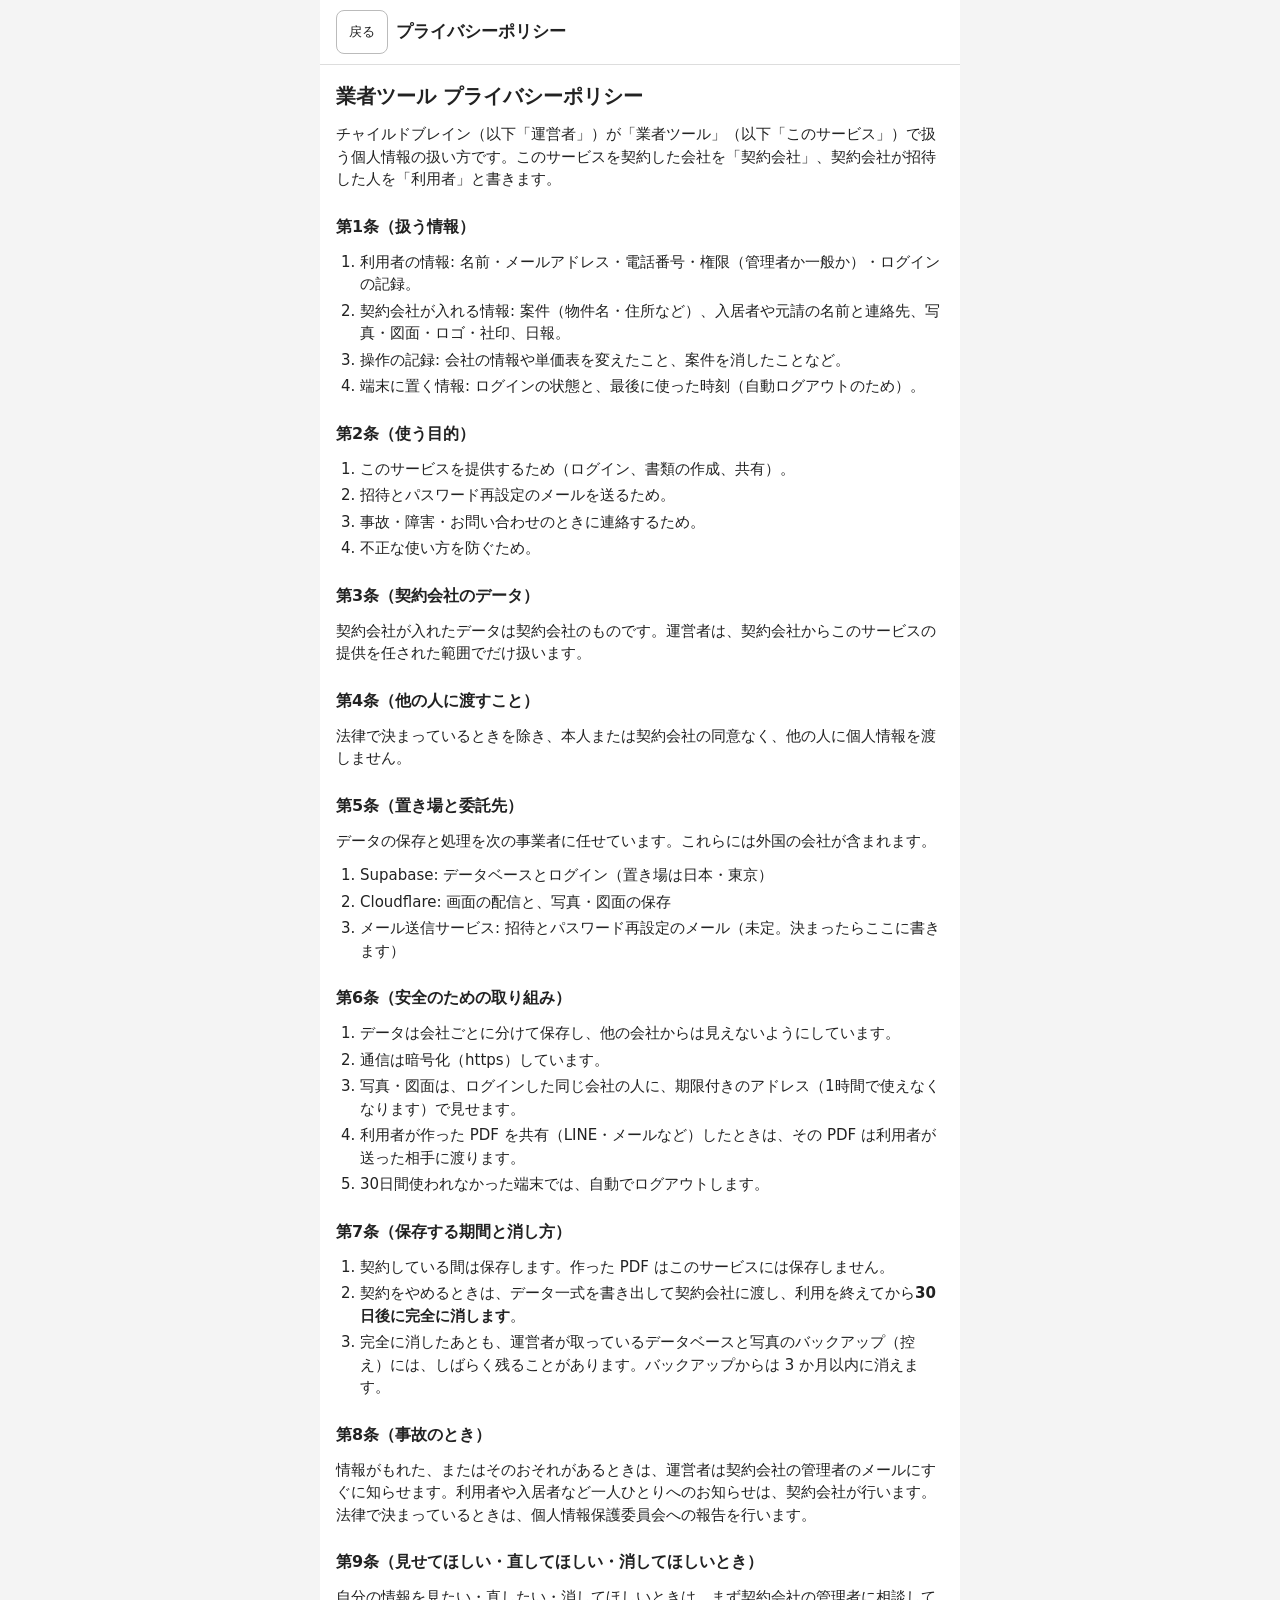
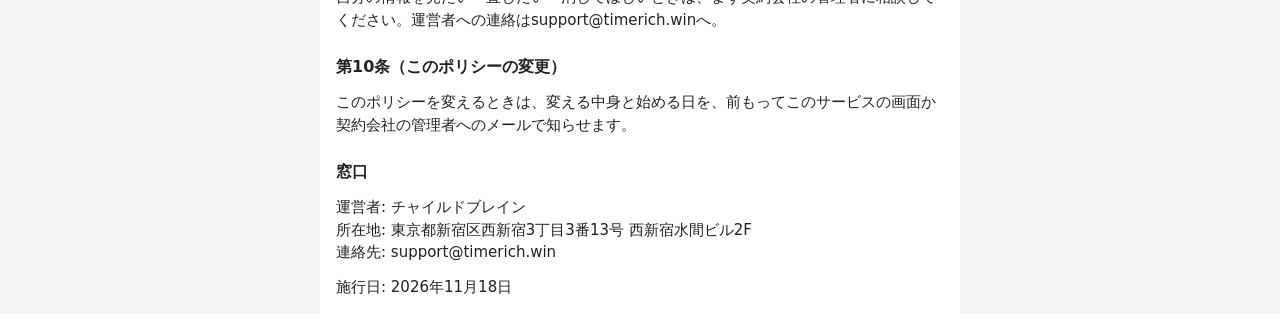
<file: legal/privacy.html>
<!doctype html>
<!--
  プライバシーポリシーのひな形。法律の確認（弁護士など専門家の確認）が済んでいない。使う前に必ず専門家に見てもらうこと。
  特に、外国にある事業者への委託（個人情報保護法の外国にある第三者への提供の説明）・安全管理の書き方・代表者の名前を出すかは、専門家と決める。
  運営者名・所在地・連絡先メール・施行日の置き場（すみ付きかっこの所）を埋めるまで、tools/build-app.sh は本番の入れ物を作らない（お試し版は置き場のまま出る）。
  中身は今の作りに合わせてある。作りを変えたらここも直す。CSP（_headers）のため inline の style・script と外のファイルを書かない。
-->
<html lang="ja">
<head>
<meta charset="utf-8">
<meta name="viewport" content="width=device-width, initial-scale=1, viewport-fit=cover">
<title>プライバシーポリシー - 業者ツール</title>
<link rel="icon" href="data:,">
<link rel="stylesheet" href="../css/app.css">
</head>
<body>
<main class="screen active white">
  <div class="hd">
    <a class="hd-btn" id="legal-back" href="../index.html">戻る</a>
    <div class="hd-t"><div class="hd-title">プライバシーポリシー</div></div>
  </div>
  <div class="body legal">
    <h1>業者ツール プライバシーポリシー</h1>
    <p>チャイルドブレイン（以下「運営者」）が「業者ツール」（以下「このサービス」）で扱う個人情報の扱い方です。このサービスを契約した会社を「契約会社」、契約会社が招待した人を「利用者」と書きます。</p>

    <h2>第1条（扱う情報）</h2>
    <ol>
      <li>利用者の情報: 名前・メールアドレス・電話番号・権限（管理者か一般か）・ログインの記録。</li>
      <li>契約会社が入れる情報: 案件（物件名・住所など）、入居者や元請の名前と連絡先、写真・図面・ロゴ・社印、日報。</li>
      <li>操作の記録: 会社の情報や単価表を変えたこと、案件を消したことなど。</li>
      <li>端末に置く情報: ログインの状態と、最後に使った時刻（自動ログアウトのため）。</li>
    </ol>

    <h2>第2条（使う目的）</h2>
    <ol>
      <li>このサービスを提供するため（ログイン、書類の作成、共有）。</li>
      <li>招待とパスワード再設定のメールを送るため。</li>
      <li>事故・障害・お問い合わせのときに連絡するため。</li>
      <li>不正な使い方を防ぐため。</li>
    </ol>

    <h2>第3条（契約会社のデータ）</h2>
    <p>契約会社が入れたデータは契約会社のものです。運営者は、契約会社からこのサービスの提供を任された範囲でだけ扱います。</p>

    <h2>第4条（他の人に渡すこと）</h2>
    <p>法律で決まっているときを除き、本人または契約会社の同意なく、他の人に個人情報を渡しません。</p>

    <h2>第5条（置き場と委託先）</h2>
    <p>データの保存と処理を次の事業者に任せています。これらには外国の会社が含まれます。</p>
    <ol>
      <li>Supabase: データベースとログイン（置き場は日本・東京）</li>
      <li>Cloudflare: 画面の配信と、写真・図面の保存</li>
      <li>メール送信サービス: 招待とパスワード再設定のメール（未定。決まったらここに書きます）</li>
    </ol>

    <h2>第6条（安全のための取り組み）</h2>
    <ol>
      <li>データは会社ごとに分けて保存し、他の会社からは見えないようにしています。</li>
      <li>通信は暗号化（https）しています。</li>
      <li>写真・図面は、ログインした同じ会社の人に、期限付きのアドレス（1時間で使えなくなります）で見せます。</li>
      <li>利用者が作った PDF を共有（LINE・メールなど）したときは、その PDF は利用者が送った相手に渡ります。</li>
      <li>30日間使われなかった端末では、自動でログアウトします。</li>
    </ol>

    <h2>第7条（保存する期間と消し方）</h2>
    <ol>
      <li>契約している間は保存します。作った PDF はこのサービスには保存しません。</li>
      <li>契約をやめるときは、データ一式を書き出して契約会社に渡し、利用を終えてから<strong>30日後に完全に消します</strong>。</li>
      <li>完全に消したあとも、運営者が取っているデータベースと写真のバックアップ（控え）には、しばらく残ることがあります。バックアップからは 3 か月以内に消えます。</li>
    </ol>

    <h2>第8条（事故のとき）</h2>
    <p>情報がもれた、またはそのおそれがあるときは、運営者は契約会社の管理者のメールにすぐに知らせます。利用者や入居者など一人ひとりへのお知らせは、契約会社が行います。法律で決まっているときは、個人情報保護委員会への報告を行います。</p>

    <h2>第9条（見せてほしい・直してほしい・消してほしいとき）</h2>
    <p>自分の情報を見たい・直したい・消してほしいときは、まず契約会社の管理者に相談してください。運営者への連絡はsupport@timerich.winへ。</p>

    <h2>第10条（このポリシーの変更）</h2>
    <p>このポリシーを変えるときは、変える中身と始める日を、前もってこのサービスの画面か契約会社の管理者へのメールで知らせます。</p>

    <h2>窓口</h2>
    <p>運営者: チャイルドブレイン<br>所在地: 東京都新宿区西新宿3丁目3番13号 西新宿水間ビル2F<br>連絡先: support@timerich.win</p>
    <p>施行日: 2026年11月18日</p>
  </div>
</main>
</body>
</html>
</file>
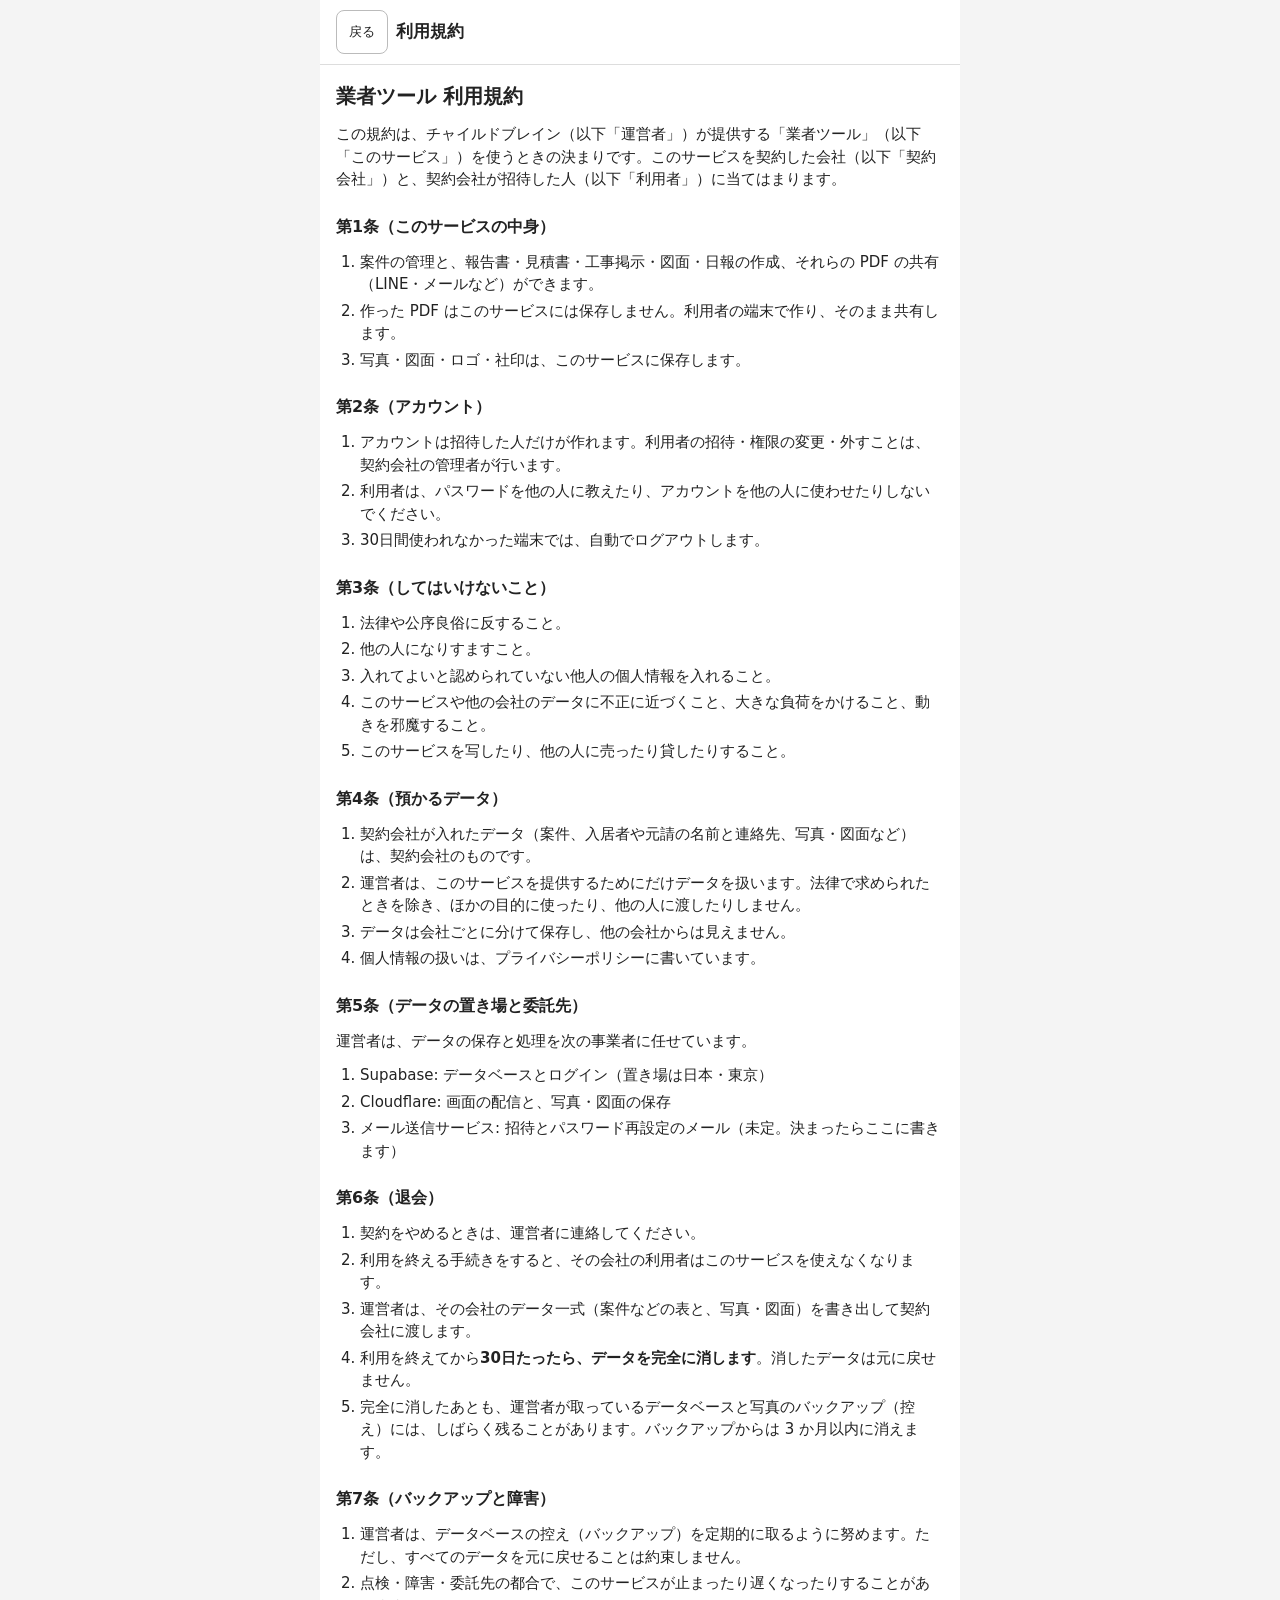
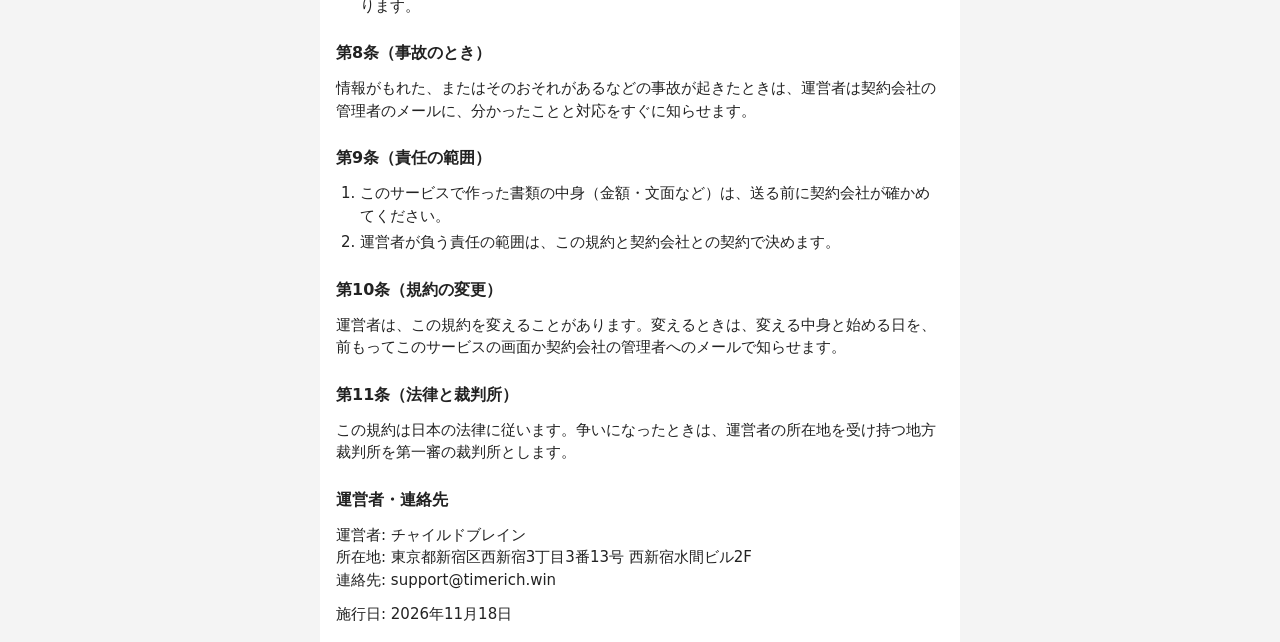
<file: legal/terms.html>
<!doctype html>
<!--
  利用規約のひな形。法律の確認（弁護士など専門家の確認）が済んでいない。使う前に必ず専門家に見てもらうこと。
  運営者名・所在地・連絡先メール・施行日の置き場（すみ付きかっこの所）を埋めるまで、tools/build-app.sh は本番の入れ物を作らない（お試し版は置き場のまま出る）。
  中身は今の作りに合わせてある（招待制・データは契約した会社のもの・PDF は保存しない・退会は書き出しを渡して 30 日後に完全に消す・30 日で自動ログアウト）。作りを変えたらここも直す。
  CSP（_headers）のため inline の style・script と外のファイルを書かない。見た目は ../css/app.css の .legal。
-->
<html lang="ja">
<head>
<meta charset="utf-8">
<meta name="viewport" content="width=device-width, initial-scale=1, viewport-fit=cover">
<title>利用規約 - 業者ツール</title>
<link rel="icon" href="data:,">
<link rel="stylesheet" href="../css/app.css">
</head>
<body>
<main class="screen active white">
  <div class="hd">
    <a class="hd-btn" id="legal-back" href="../index.html">戻る</a>
    <div class="hd-t"><div class="hd-title">利用規約</div></div>
  </div>
  <div class="body legal">
    <h1>業者ツール 利用規約</h1>
    <p>この規約は、チャイルドブレイン（以下「運営者」）が提供する「業者ツール」（以下「このサービス」）を使うときの決まりです。このサービスを契約した会社（以下「契約会社」）と、契約会社が招待した人（以下「利用者」）に当てはまります。</p>

    <h2>第1条（このサービスの中身）</h2>
    <ol>
      <li>案件の管理と、報告書・見積書・工事掲示・図面・日報の作成、それらの PDF の共有（LINE・メールなど）ができます。</li>
      <li>作った PDF はこのサービスには保存しません。利用者の端末で作り、そのまま共有します。</li>
      <li>写真・図面・ロゴ・社印は、このサービスに保存します。</li>
    </ol>

    <h2>第2条（アカウント）</h2>
    <ol>
      <li>アカウントは招待した人だけが作れます。利用者の招待・権限の変更・外すことは、契約会社の管理者が行います。</li>
      <li>利用者は、パスワードを他の人に教えたり、アカウントを他の人に使わせたりしないでください。</li>
      <li>30日間使われなかった端末では、自動でログアウトします。</li>
    </ol>

    <h2>第3条（してはいけないこと）</h2>
    <ol>
      <li>法律や公序良俗に反すること。</li>
      <li>他の人になりすますこと。</li>
      <li>入れてよいと認められていない他人の個人情報を入れること。</li>
      <li>このサービスや他の会社のデータに不正に近づくこと、大きな負荷をかけること、動きを邪魔すること。</li>
      <li>このサービスを写したり、他の人に売ったり貸したりすること。</li>
    </ol>

    <h2>第4条（預かるデータ）</h2>
    <ol>
      <li>契約会社が入れたデータ（案件、入居者や元請の名前と連絡先、写真・図面など）は、契約会社のものです。</li>
      <li>運営者は、このサービスを提供するためにだけデータを扱います。法律で求められたときを除き、ほかの目的に使ったり、他の人に渡したりしません。</li>
      <li>データは会社ごとに分けて保存し、他の会社からは見えません。</li>
      <li>個人情報の扱いは、プライバシーポリシーに書いています。</li>
    </ol>

    <h2>第5条（データの置き場と委託先）</h2>
    <p>運営者は、データの保存と処理を次の事業者に任せています。</p>
    <ol>
      <li>Supabase: データベースとログイン（置き場は日本・東京）</li>
      <li>Cloudflare: 画面の配信と、写真・図面の保存</li>
      <li>メール送信サービス: 招待とパスワード再設定のメール（未定。決まったらここに書きます）</li>
    </ol>

    <h2>第6条（退会）</h2>
    <ol>
      <li>契約をやめるときは、運営者に連絡してください。</li>
      <li>利用を終える手続きをすると、その会社の利用者はこのサービスを使えなくなります。</li>
      <li>運営者は、その会社のデータ一式（案件などの表と、写真・図面）を書き出して契約会社に渡します。</li>
      <li>利用を終えてから<strong>30日たったら、データを完全に消します</strong>。消したデータは元に戻せません。</li>
      <li>完全に消したあとも、運営者が取っているデータベースと写真のバックアップ（控え）には、しばらく残ることがあります。バックアップからは 3 か月以内に消えます。</li>
    </ol>

    <h2>第7条（バックアップと障害）</h2>
    <ol>
      <li>運営者は、データベースの控え（バックアップ）を定期的に取るように努めます。ただし、すべてのデータを元に戻せることは約束しません。</li>
      <li>点検・障害・委託先の都合で、このサービスが止まったり遅くなったりすることがあります。</li>
    </ol>

    <h2>第8条（事故のとき）</h2>
    <p>情報がもれた、またはそのおそれがあるなどの事故が起きたときは、運営者は契約会社の管理者のメールに、分かったことと対応をすぐに知らせます。</p>

    <h2>第9条（責任の範囲）</h2>
    <ol>
      <li>このサービスで作った書類の中身（金額・文面など）は、送る前に契約会社が確かめてください。</li>
      <li>運営者が負う責任の範囲は、この規約と契約会社との契約で決めます。</li>
    </ol>

    <h2>第10条（規約の変更）</h2>
    <p>運営者は、この規約を変えることがあります。変えるときは、変える中身と始める日を、前もってこのサービスの画面か契約会社の管理者へのメールで知らせます。</p>

    <h2>第11条（法律と裁判所）</h2>
    <p>この規約は日本の法律に従います。争いになったときは、運営者の所在地を受け持つ地方裁判所を第一審の裁判所とします。</p>

    <h2>運営者・連絡先</h2>
    <p>運営者: チャイルドブレイン<br>所在地: 東京都新宿区西新宿3丁目3番13号 西新宿水間ビル2F<br>連絡先: support@timerich.win</p>
    <p>施行日: 2026年11月18日</p>
  </div>
</main>
</body>
</html>
</file>
<file: css/app.css>
/* css/app.css — 1つの様式: 白地・黒ボタン・押す所 44px 以上・入力 16px・390px で横スクロールなし（ワイヤーフレーム docs/wireframes/ から） */
*, *::before, *::after { box-sizing: border-box; }
html { overflow-x: hidden; } /* body には付けない（付けると body がスクロールの箱になり、上の帯・下のボタンの sticky が効かない） */
body { margin: 0; max-width: 100%; }
body { font-family: system-ui, -apple-system, "Hiragino Sans", "Noto Sans JP", sans-serif; color: #222; background: #f4f4f4; font-size: 15px; line-height: 1.5; }
a { color: #222; text-decoration: none; }
button, input, select, textarea { font-family: inherit; color: #222; }
input[type=text], input[type=email], input[type=password], input[type=search], input[type=date], input[type=datetime-local], input[type=time], input[type=tel], input[type=number], select, textarea {
  width: 100%; min-width: 0; font-size: 16px; border: 1px solid #bbb; border-radius: 8px; background: #fff; }
input[type=text], input[type=email], input[type=password], input[type=search], input[type=date], input[type=datetime-local], input[type=time], input[type=tel], input[type=number], select { height: 48px; padding: 0 12px; }
textarea { padding: 10px 12px; resize: vertical; line-height: 1.6; }
input:disabled, select:disabled, textarea:disabled { background: #f4f4f4; color: #555; }
input:focus-visible, select:focus-visible, textarea:focus-visible, button:focus-visible, a:focus-visible { outline: 2px solid #1e5bb8; outline-offset: 1px; }
[hidden] { display: none !important; }

.screen { display: none; min-height: 100vh; min-height: 100dvh; max-width: 640px; margin: 0 auto; background: #f4f4f4; flex-direction: column; }
.screen.active { display: flex; }
.screen.white { background: #fff; }

/* 上の帯 */
.hd { display: flex; align-items: center; gap: 8px; padding: 10px 16px; background: #fff; border-bottom: 1px solid #ddd; position: sticky; top: 0; z-index: 50; }
.hd-t { flex-grow: 1; min-width: 0; }
.hd-title { font-size: 17px; font-weight: 700; overflow-wrap: anywhere; }
.hd-sub { font-size: 12px; color: #555; overflow-wrap: anywhere; }
.back { width: 44px; height: 44px; flex: none; display: flex; align-items: center; justify-content: center; font-size: 24px; border: 0; background: none; cursor: pointer; }
.hd-btn { min-height: 44px; display: inline-flex; align-items: center; justify-content: center; padding: 0 12px; border: 1px solid #bbb; border-radius: 8px; font-size: 13px; background: #fff; cursor: pointer; flex: none; }

.body { display: flex; flex-direction: column; gap: 12px; padding: 16px; flex-grow: 1; }
.foot { padding: 12px 16px calc(16px + env(safe-area-inset-bottom, 0px)); background: #fff; border-top: 1px solid #ddd; display: flex; gap: 8px; position: sticky; bottom: 0; z-index: 40; }
.foot.col { flex-direction: column; }
.row { display: flex; gap: 8px; }
.row > * { flex: 1; min-width: 0; }

/* ボタン */
.btn { min-height: 52px; display: flex; align-items: center; justify-content: center; padding: 0 14px; background: #222; color: #fff; border: 1px solid #222; border-radius: 10px; font-size: 16px; font-weight: 600; cursor: pointer; text-align: center; }
.btn.ghost { background: #fff; color: #222; border-color: #bbb; font-weight: 400; }
.btn.sm { min-height: 44px; font-size: 14px; border-radius: 8px; }
.btn.wide { flex: 2; }
.btn.red { background: #b00; border-color: #b00; }
.btn:disabled, .hd-btn:disabled { opacity: .45; cursor: default; }
.link-red { min-height: 44px; display: flex; align-items: center; justify-content: center; color: #b00; background: none; border: 0; font-size: 14px; cursor: pointer; }
.textlink { min-height: 44px; display: flex; align-items: center; justify-content: center; color: #555; background: none; border: 0; font-size: 14px; cursor: pointer; }

/* 入力 */
.ff { display: flex; flex-direction: column; gap: 6px; min-width: 0; }
.ff > label, .lbl { font-size: 13px; color: #555; }
.req { color: #b00; font-size: 12px; margin-left: 4px; }
.hint { font-size: 12px; color: #888; }
.msg { font-size: 13px; color: #555; min-height: 0; white-space: pre-wrap; overflow-wrap: anywhere; }
.msg:empty { display: none; }
.msg.err, .err { color: #b00; }
.msg.ok { color: #176a3a; }
.sep { border-top: 1px solid #eee; margin: 4px 0; }

/* カード */
.card { background: #fff; border: 1px solid #ddd; border-radius: 10px; padding: 14px; display: flex; flex-direction: column; gap: 10px; min-width: 0; }
.card-t { font-size: 15px; font-weight: 600; }
.card-d { font-size: 13px; color: #555; }
.card.off { color: #888; }
.soon { font-size: 12px; color: #888; border: 1px solid #ccc; border-radius: 999px; padding: 1px 8px; margin-left: 6px; font-weight: 400; }

/* ログイン */
.login { padding: 24px 20px; gap: 14px; background: #fff; }
.login-title { font-size: 26px; font-weight: 700; text-align: center; margin-top: 72px; }
.login-lead { font-size: 14px; color: #555; text-align: center; margin-bottom: 16px; }
.login-note { font-size: 12px; color: #888; text-align: center; margin-top: auto; padding-top: 24px; }

/* 一覧 */
.list { display: flex; flex-direction: column; gap: 8px; }
.item { background: #fff; border: 1px solid #ddd; border-radius: 10px; padding: 14px; display: flex; flex-direction: column; gap: 6px; text-align: left; cursor: pointer; width: 100%; font-size: inherit; min-width: 0; }
.item-t { font-size: 16px; font-weight: 600; overflow-wrap: anywhere; }
.item-s { font-size: 13px; color: #555; overflow-wrap: anywhere; }
.tags { display: flex; flex-wrap: wrap; gap: 6px; font-size: 12px; color: #444; }
.tag { border: 1px solid #bbb; border-radius: 999px; padding: 2px 8px; white-space: nowrap; }
.empty { font-size: 13px; color: #888; text-align: center; padding: 16px 8px; }
.search { padding: 12px 16px; background: #fff; }

/* 案件画面 */
.tools { display: grid; grid-template-columns: repeat(2, minmax(0, 1fr)); gap: 12px; }
.tool { background: #fff; border: 1px solid #ccc; border-radius: 12px; min-height: 96px; display: flex; flex-direction: column; align-items: center; justify-content: center; gap: 6px; cursor: pointer; font-size: inherit; padding: 8px; }
.tool-t { font-size: 17px; font-weight: 700; }
.tool-d { font-size: 12px; color: #555; }
.tool:disabled { background: #eee; color: #888; cursor: default; }
.tool:disabled .tool-d { color: #888; }
.sec-t { font-size: 14px; font-weight: 600; }
.doc { background: #fff; border: 1px solid #ddd; border-radius: 10px; padding: 12px 14px; display: flex; align-items: center; gap: 10px; cursor: pointer; width: 100%; text-align: left; font-size: inherit; min-width: 0; }
.doc-kind { font-size: 12px; border: 1px solid #bbb; border-radius: 6px; padding: 2px 6px; flex: none; }
.doc-m { flex-grow: 1; min-width: 0; }
.doc-t { font-size: 15px; overflow-wrap: anywhere; }
.doc-s { font-size: 12px; color: #555; }
.chev { font-size: 18px; color: #888; flex: none; }

/* 画像の欄（ロゴ・社印） */
.img-row { display: flex; align-items: center; gap: 10px; flex-wrap: wrap; }
.img-prev { max-width: 120px; max-height: 60px; border: 1px solid #ddd; border-radius: 6px; background: #fafafa; }
.check { display: flex; align-items: center; gap: 10px; min-height: 44px; font-size: 15px; cursor: pointer; }
.check input { width: 22px; height: 22px; flex: none; }

/* 確認のポップアップ（× とキャンセルだけで閉じる。外側・Esc では閉じない） */
.modal-bg { position: fixed; inset: 0; background: rgba(0,0,0,.45); z-index: 1000; display: flex; align-items: flex-end; justify-content: center; }
.modal { background: #fff; width: 100%; max-width: 640px; max-height: 92vh; max-height: 92dvh; overflow: auto; overscroll-behavior: contain; border-radius: 16px 16px 0 0; padding: 0 16px calc(24px + env(safe-area-inset-bottom, 0px)); display: flex; flex-direction: column; gap: 12px; }
/* 見出しと × は中を送っても上に残る（× で戻れないと困る） */
.modal-hd { display: flex; align-items: center; justify-content: space-between; gap: 8px; position: sticky; top: 0; z-index: 1; background: #fff; margin: 0 -16px; padding: 12px 16px 4px; }
.modal-hd h3 { margin: 0; font-size: 17px; }
.modal-x { width: 44px; height: 44px; border: 0; background: none; font-size: 24px; cursor: pointer; flex: none; }
.modal-act { display: flex; gap: 8px; }
.modal-act > * { flex: 1; }
.modal-act.col { flex-direction: column; }
.btn.danger { color: #b00; border-color: #e3a3a3; }
.ask-pop-t { margin: 0; white-space: pre-wrap; overflow-wrap: anywhere; }

/* 小さい知らせ */
.toast { position: fixed; left: 50%; bottom: 96px; transform: translateX(-50%); background: #222; color: #fff; padding: 10px 18px; border-radius: 8px; font-size: 14px; z-index: 1500; max-width: calc(100% - 32px); display: none; pointer-events: none; }
.toast.show { display: block; }

/* 報告書（06） */
.seg { display: flex; gap: 8px; }
.seg button { flex: 1; min-height: 44px; border: 1px solid #bbb; border-radius: 8px; background: #fff; font-size: 15px; cursor: pointer; padding: 0 4px; }
.seg button[aria-pressed="true"] { background: #222; color: #fff; border-color: #222; }
.grid2 { display: grid; grid-template-columns: repeat(2, minmax(0, 1fr)); gap: 10px; }
.time-row { display: flex; gap: 8px; }
.time-row input { flex: 1; }
.time-row button { flex: none; min-height: 48px; padding: 0 12px; border: 1px solid #222; border-radius: 8px; background: #fff; font-size: 14px; cursor: pointer; }
.chips { display: flex; flex-wrap: wrap; gap: 8px; }
.chips.col { flex-direction: column; }
.chip { display: inline-flex; align-items: center; gap: 8px; min-height: 44px; padding: 6px 12px; border: 1px solid #bbb; border-radius: 999px; background: #fff; font-size: 14px; cursor: pointer; text-align: left; max-width: 100%; }
.chips.col .chip { border-radius: 8px; width: 100%; }
.chip-box { width: 18px; height: 18px; border: 1.5px solid #999; border-radius: 4px; flex: none; display: inline-flex; align-items: center; justify-content: center; font-size: 12px; color: transparent; }
.chip[aria-pressed="true"] { background: #222; color: #fff; border-color: #222; }
.chip[aria-pressed="true"] .chip-box { background: #fff; border-color: #fff; color: #222; }
.grp-t { font-size: 13px; color: #555; font-weight: 600; }
/* 報告書: 項目の設定（歯車）と、項目を直すポップアップ */
.card-t:has(.gear) { display: flex; align-items: center; gap: 6px; }
.gear { margin-left: auto; width: 44px; height: 44px; flex: none; border: 0; background: none; padding: 10px; cursor: pointer; color: #555; }
.gear svg { width: 24px; height: 24px; display: block; fill: none; stroke: currentColor; stroke-width: 1.6; stroke-linejoin: round; }
.ie-list { display: flex; flex-direction: column; gap: 6px; margin: 8px 0; }
.ie-row { display: flex; align-items: center; gap: 6px; }
.ie-name { flex: 1; min-width: 0; overflow-wrap: anywhere; font-size: 15px; }
.ie-row .btn { flex: none; width: auto; padding: 0 10px; }
.ie-row.drag { background: #eee; border-radius: 8px; }
.ie-grip { width: 44px; height: 44px; flex: none; border: 0; background: none; padding: 10px; color: #555; cursor: grab; touch-action: none; }
.ie-grip svg { width: 24px; height: 24px; display: block; fill: none; stroke: currentColor; stroke-width: 2; stroke-linecap: round; }
.ie-add { display: flex; gap: 8px; margin: 8px 0; }
.ie-add input { flex: 1; min-width: 0; font-size: 16px; }
.ie-add .btn { flex: none; width: auto; padding: 0 14px; }
#rp-items-pop .modal-act { margin-top: 12px; }
.photos { display: grid; grid-template-columns: repeat(2, minmax(0, 1fr)); gap: 10px; }
.ph { border: 1px solid #ddd; border-radius: 8px; overflow: hidden; display: flex; flex-direction: column; min-width: 0; background: #fff; }
.ph-img { width: 100%; aspect-ratio: 1; object-fit: cover; display: block; background: #ddd; border: 0; padding: 0; cursor: pointer; }
.ph-img img { width: 100%; height: 100%; object-fit: contain; display: block; }
.ph-b { padding: 8px; display: flex; flex-direction: column; gap: 6px; }
.ph-b select, .ph-b input { height: 44px; }
.ph-acts { display: flex; gap: 6px; }
.ph-acts .btn { flex: 1; min-width: 0; padding: 0 4px; }
.ph-no { font-size: 12px; color: #555; }
.add-row { display: flex; gap: 8px; }
.add-row .btn { flex: 1; }
.notes { background: #fff7e0; border: 1px solid #e6c766; border-radius: 10px; padding: 12px; font-size: 13px; }
.notes ul { margin: 4px 0 0; padding-left: 18px; }

/* 見積書（07） */
.es-to { grid-template-columns: minmax(0, 2fr) minmax(0, 1fr); }
.es-no { font-size: 16px; min-height: 24px; }
.tpl-grid { display: grid; grid-template-columns: repeat(2, minmax(0, 1fr)); gap: 8px; }
.tpl-grid .btn { padding: 0 6px; }
.ln { border: 1px solid #ddd; border-radius: 8px; padding: 10px; display: flex; flex-direction: column; gap: 8px; min-width: 0; }
.grid3 { display: grid; grid-template-columns: minmax(0, 1fr) minmax(0, 1fr) minmax(0, 1.4fr); gap: 8px; }
.ln-acts { display: grid; grid-template-columns: repeat(4, minmax(0, 1fr)); gap: 6px; }
.ln-acts .btn { padding: 0 4px; }
.quick { display: flex; flex-direction: column; gap: 8px; }
.opt-row { display: flex; align-items: center; gap: 8px; min-width: 0; }
.opt-row input[type=number] { width: 80px; flex: none; }
.step-btn { width: 44px; height: 44px; flex: none; border: 1px solid #bbb; border-radius: 8px; background: #fff; font-size: 18px; cursor: pointer; }
.sum-row { display: flex; justify-content: space-between; gap: 8px; font-size: 15px; }
.sum-row.big { font-size: 18px; font-weight: 700; border-top: 1px solid #eee; padding-top: 6px; }
.set-li { display: flex; align-items: center; gap: 8px; min-width: 0; }
.set-li > span { flex-grow: 1; min-width: 0; overflow-wrap: anywhere; font-size: 14px; }
.set-li .btn { flex: none; }
.mem-act { display: flex; gap: 8px; justify-content: flex-end; flex-wrap: wrap; }
.audit-li { display: flex; flex-direction: column; gap: 2px; font-size: 14px; overflow-wrap: anywhere; border-bottom: 1px solid #eee; padding-bottom: 6px; }
/* 単価マスタ: 照合の札（07）・一覧（05） */
.rc { border: 1px solid #ddd; border-radius: 8px; padding: 10px; display: flex; flex-direction: column; gap: 6px; font-size: 13px; overflow-wrap: anywhere; min-width: 0; }
.rc.warn { border-color: #e3a3a3; background: #fff6f6; }
.rc-t { font-weight: 600; }
.rc-lv { margin-right: 6px; color: #555; }
.rc.warn .rc-lv { color: #b00; }
.rc-off { font-size: 12px; color: #555; background: #f4f4f4; border-radius: 8px; padding: 8px 10px; white-space: pre-wrap; }
.rm { border: 1px solid #ddd; border-radius: 8px; padding: 10px; display: flex; flex-direction: column; gap: 4px; font-size: 13px; min-width: 0; overflow-wrap: anywhere; }
.rm-t { font-size: 15px; font-weight: 600; }
.rm .btn { align-self: flex-end; }

/* 定型見積（被害復旧工事）の入力 */
.tk-place { font-size: 16px; font-weight: 600; overflow-wrap: anywhere; }
.tk-days input { flex: 1; }
.tk-parts { display: flex; flex-direction: column; gap: 8px; }
.tk-parts details { border: 1px solid #ddd; border-radius: 8px; }
.tk-parts summary { min-height: 44px; display: flex; align-items: center; padding: 0 12px; cursor: pointer; font-weight: 600; overflow-wrap: anywhere; }
.tk-sets { display: flex; flex-direction: column; gap: 8px; padding: 0 10px 10px; }
.btn.tk-set { flex-direction: column; align-items: flex-start; gap: 2px; padding: 8px 12px; text-align: left; overflow-wrap: anywhere; }
.tk-set small { font-size: 12px; color: #555; }
.tk-g { border: 1px solid #ddd; border-radius: 10px; padding: 10px; display: flex; flex-direction: column; gap: 8px; min-width: 0; transition: background-color .3s; }
.tk-g.tk-flash { background: #eef4ff; }
.tk-work { font-size: 15px; font-weight: 600; overflow-wrap: anywhere; }
.tk-gbar { display: flex; align-items: center; gap: 6px; }
.tk-gsum { flex: 1; min-width: 0; font-weight: 600; overflow-wrap: anywhere; }
.icon-btn { width: 44px; height: 44px; flex: none; border: 1px solid #bbb; border-radius: 8px; background: #fff; font-size: 16px; cursor: pointer; }
.icon-btn:disabled { opacity: .45; cursor: default; }
.tk-rate-seg { flex: 1; min-width: 0; }
.tk-rate-in { width: 72px !important; flex: none; }
.seg.tk-seg4 button { font-size: 13px; }
.ln.tk-ed { border-color: #8fb4e8; background: #f5f9ff; }
input.tk-need { border-color: #b00; }
.tk-amt { text-align: right; font-variant-numeric: tabular-nums; }
.tk-foot { align-items: center; }
.tk-foot-sum { flex: 1; min-width: 0; display: flex; flex-direction: column; }
.tk-foot-sum b { font-size: 18px; overflow-wrap: anywhere; }

/* 仕入見積の読み込み（08） */
.vf { border: 1px solid; border-radius: 10px; padding: 10px 12px; font-size: 13px; display: flex; flex-direction: column; gap: 8px; overflow-wrap: anywhere; }
.vf.ok { background: #f0fdf4; border-color: #86efac; color: #166534; }
.vf.ng { background: #fef2f2; border-color: #fca5a5; color: #b00; }
.vf table { border-collapse: collapse; }
.vf td { padding: 1px 12px 1px 0; }
.vf td + td { text-align: right; font-variant-numeric: tabular-nums; }
.vf-n { font-size: 12px; }
.im-row { display: flex; gap: 10px; align-items: flex-start; border: 1px solid #ddd; border-radius: 8px; padding: 10px; min-height: 44px; cursor: pointer; min-width: 0; }
.im-row input { width: 22px; height: 22px; flex: none; margin: 0; }
.im-row.off { color: #888; background: #fafafa; }
.im-m { display: flex; flex-direction: column; gap: 2px; min-width: 0; flex-grow: 1; }
.im-d { font-size: 15px; overflow-wrap: anywhere; }
.im-s { font-size: 13px; color: #555; }

/* プレビュー（12） */
.dv-pages { display: flex; flex-direction: column; gap: 12px; }
.dv-page { width: 100%; height: auto; display: block; background: #fff; border: 1px solid #ccc; aspect-ratio: 210 / 297; }

/* 図面（10） */
.col-gap { display: flex; flex-direction: column; gap: 12px; min-width: 0; }
.dw-parts { display: flex; gap: 6px; }
.dw-part { flex: 1; min-height: 44px; display: flex; align-items: center; justify-content: center; gap: 6px; border: 1px solid #bbb; border-radius: 8px; background: #fff; font-size: 15px; cursor: pointer; padding: 0 4px; }
.dw-part[aria-pressed="true"] { border: 2px solid var(--c); background: color-mix(in srgb, var(--c) 12%, #fff); font-weight: 700; }
.dw-sw { width: 16px; height: 16px; border-radius: 3px; flex: none; border: 1.5px solid var(--c); background: #fff; }
.dw-sw[data-look="fill"] { background: color-mix(in srgb, var(--c) 30%, #fff); }
.dw-sw[data-look="hatch"] { background: repeating-linear-gradient(45deg, var(--c) 0 1.5px, #fff 1.5px 5px); }
.dw-sw[data-look="edge"] { border-width: 4px; }
.dw-tools { display: flex; gap: 6px; flex-wrap: wrap; }
.dw-tools > .seg { flex: 1 1 200px; min-width: 0; }
.dw-tools > .btn { flex: 1 1 auto; padding: 0 8px; }
.dw-hint { font-size: 12px; color: #555; min-height: 18px; overflow-wrap: anywhere; }
.dw-stage { position: relative; overflow: hidden; background: #f0f0f0; border: 1px solid #ccc; border-radius: 8px; min-height: 120px; display: flex; justify-content: center; }
.dw-pz { position: relative; display: inline-block; max-width: 100%; line-height: 0; }
.dw-pz img { display: block; max-width: 100%; max-height: 70vh; width: auto; height: auto; -webkit-user-drag: none; user-select: none; }
.dw-pz svg { position: absolute; inset: 0; width: 100%; height: 100%; touch-action: none; cursor: crosshair; }
.dw-stage.move .dw-pz svg { cursor: move; }
.dw-pz svg g[data-sel] rect, .dw-pz svg g[data-sel] polygon, .dw-pz svg g[data-sel] polyline { stroke-width: 6; stroke-dasharray: 8 4; }
.dw-pz svg .dw-handle { cursor: grab; }
.dw-poly { display: flex; align-items: center; gap: 8px; flex-wrap: wrap; font-size: 13px; }
.dw-poly > span { flex: 1 1 140px; min-width: 0; }
.dw-poly .btn { flex: none; }
.dw-legend { display: flex; flex-direction: column; gap: 4px; font-size: 14px; }
.dw-li { display: flex; align-items: center; gap: 8px; overflow-wrap: anywhere; min-width: 0; min-height: 44px; padding: 4px 8px; border: 1px solid #ddd; border-radius: 8px; background: #fff; font-size: 14px; text-align: left; cursor: pointer; }
.dw-li[aria-pressed="true"] { border: 2px solid #222; font-weight: 700; }
.dw-rows { display: flex; flex-direction: column; gap: 6px; }
.dw-row { display: flex; align-items: center; gap: 10px; min-height: 44px; padding: 4px 8px; border: 1px solid #ddd; border-radius: 8px; background: #fff; font-size: 15px; text-align: left; cursor: pointer; min-width: 0; }
.dw-row-n { width: 26px; height: 26px; border-radius: 50%; flex: none; display: inline-flex; align-items: center; justify-content: center; color: #fff; font-size: 13px; font-weight: 700; }
.dw-row-t { flex: 1; min-width: 0; overflow-wrap: anywhere; }
/* 見積書を紙面の上で直す（estimate-sheet-ui） */
.es-sheet-bar { display: flex; flex-direction: column; gap: 6px; }
.es-sheet-bar .seg { align-self: flex-start; }
.es-sheet-bar .seg button { flex: none; min-width: 72px; font-size: 14px; }
.es-stage { overflow: hidden; background: #e8e8e8; border: 1px solid #ccc; border-radius: 8px; touch-action: pan-y; }
.es-pz { position: relative; overflow: visible; }
.es-scale { width: 595.28pt; transform-origin: 0 0; display: flex; flex-direction: column; gap: 12px; user-select: none; -webkit-user-select: none; cursor: pointer; }
.es-scale .pd-page { flex: none; }
.es-sheet-panel { position: fixed; left: 0; right: 0; bottom: 0; max-width: 640px; margin: 0 auto; z-index: 60; background: #fff; border-top: 1px solid #bbb; box-shadow: 0 -4px 16px rgba(0,0,0,.12);
  padding: 0 16px calc(12px + env(safe-area-inset-bottom, 0px)); max-height: 60vh; max-height: 60dvh; overflow-y: auto; overscroll-behavior: contain; display: flex; flex-direction: column; gap: 8px; }
.es-sp-hd { display: flex; align-items: center; justify-content: space-between; gap: 8px; position: sticky; top: 0; z-index: 1; background: #fff; margin: 0 -16px; padding: 4px 16px; }
.es-sp-b { display: flex; flex-direction: column; gap: 10px; }
.es-sp-amt { min-height: 48px; display: flex; align-items: center; justify-content: flex-end; padding: 0 6px; overflow-wrap: anywhere; background: #f4f4f4; border-radius: 8px; font-size: 16px; }
.es-sp-nums { display: grid; grid-template-columns: repeat(4, minmax(0, 1fr)); gap: 6px; }
.es-sp-nums input { padding: 0 8px; }
.es-scale .pd-hanko { object-fit: contain; } /* 画面だけ。PDF は waitImages で縦横の比を合わせる */

/* 画面下のタブ（02 案件一覧・カレンダー） */
.tabs { display: flex; margin: 0 -16px calc(-16px - env(safe-area-inset-bottom, 0px)); padding-bottom: env(safe-area-inset-bottom, 0px); border-top: 1px solid #eee; }
.tab { flex: 1 1 auto; min-height: 52px; padding: 0 4px; display: flex; align-items: center; justify-content: center; font-size: 14px; white-space: nowrap; color: #555; }
.tab[aria-current="page"] { color: #222; font-weight: 700; text-decoration: underline; text-underline-offset: 6px; text-decoration-thickness: 2px; }
.foot.col .tabs { margin-top: 4px; }
.foot.tabs-foot { padding-top: 0; }
.foot.tabs-foot .tabs { flex: 1; margin-top: 0; border-top: 0; }

/* 日報の対応現場 */
.dl-sites { display: flex; flex-direction: column; }
.dl-site { min-width: 0; overflow-wrap: anywhere; }

/* 案件の日程（03 の工事日・04 の上の帯の下の行・優先順の行） */
.cf-work { display: flex; align-items: center; gap: 6px; }
.cf-work input { flex: 1; }
.memo-heads { display: flex; flex-wrap: wrap; gap: 8px; }
.memo-heads .btn { width: auto; padding: 0 12px; }
#case-memo-t { resize: none; overflow: hidden; }
.pl-row { display: flex; flex-direction: column; gap: 8px; background: #fff; border: 1px solid #ddd; border-radius: 10px; padding: 10px 12px; min-width: 0; }
.pl-row[data-phase="confirm"] { border: 2px solid #b00; }
.pl-top { display: flex; align-items: center; gap: 8px; min-width: 0; }
.pl-act { display: flex; align-items: center; gap: 8px; flex-wrap: wrap; }
.pl-act .btn { width: auto; padding: 0 14px; flex: none; }
.pl-late { color: #b00; }
.pl-main { flex: 1; min-width: 0; display: flex; flex-direction: column; gap: 2px; }
.pl-t { font-size: 15px; font-weight: 600; overflow-wrap: anywhere; }
.pl-s { font-size: 12px; color: #666; overflow-wrap: anywhere; }
.pl-y { font-size: 14px; }
select.pl-phase { flex: none; width: 132px; height: 44px; font-size: 14px; padding: 0 6px; }
select.pl-phase[data-phase="lost"] { color: #888; }
select.pl-phase[data-phase="ordered"] { border: 2px solid #222; font-weight: 700; }
select.pl-phase[data-phase="confirm"] { border: 2px solid #b00; color: #b00; font-weight: 700; }
.pl-pill, .bl-pill { flex: none; font-size: 12px; font-weight: 700; padding: 3px 10px; border-radius: 999px; background: #eee; color: #555; white-space: nowrap; }
.bl-pill[data-s="billing"] { background: #fff1e0; color: #9a4a06; }
.bl-pill[data-s="wait"] { background: #e8eefc; color: #1d4ed8; }
.bl-pill[data-s="confirm"] { background: #fde8e8; color: #b00; }
.bl-pill[data-s="paid"] { background: #e3f4e8; color: #15803d; }
.bl-month { display: flex; align-items: center; gap: 8px; }
.bl-month .btn { width: 52px; flex: none; font-size: 20px; }
.bl-month-t { flex: 1; text-align: center; font-size: 18px; font-weight: 700; }
.bl-card[data-s="confirm"] { border: 2px solid #b00; }
.bl-sum { font-weight: 700; overflow-wrap: anywhere; }
.bl-item { display: flex; gap: 10px; align-items: baseline; border-top: 1px solid #eee; padding-top: 6px; font-size: 13px; }
.bl-item > :first-child { flex: 1; min-width: 0; overflow-wrap: anywhere; }
.bl-item > :last-child { white-space: nowrap; }
.bl-item.total { font-weight: 700; font-size: 14px; }
.bl-table { width: 100%; border-collapse: collapse; background: #fff; font-size: 12px; table-layout: fixed; }
.bl-table th, .bl-table td { border: 1px solid #ddd; padding: 4px; text-align: center; overflow-wrap: anywhere; }
.bl-table th:first-child, .bl-table td:first-child { text-align: left; font-weight: 600; }
.bl-cell { display: flex; flex-direction: column; align-items: center; justify-content: center; gap: 2px; width: 100%; min-height: 48px; border: 0; background: none; font: inherit; color: inherit; cursor: pointer; padding: 2px 0; }
.iv-paper { display: flex; flex-direction: column; gap: 12px; width: 100%; padding: 0; border: 0; background: none; cursor: pointer; min-height: 120px; }
.iv-item { align-items: center; gap: 10px; min-height: 44px; }
.iv-item-t { flex: 1; min-width: 0; display: flex; flex-direction: column; overflow-wrap: anywhere; }
.iv-item-y { white-space: nowrap; font-size: 14px; }
.iv-total { display: flex; flex-direction: column; gap: 4px; font-size: 14px; }
.iv-total-y { font-size: 18px; font-weight: 700; }
.iv-row { flex-direction: column; align-items: stretch; }
.iv-row[data-state="取り消し"] .pl-main { color: #888; text-decoration: line-through; }
.iv-act { display: flex; gap: 8px; }
.iv-act .btn { flex: 1; }
.mfa-qr { display: block; width: 200px; height: 200px; margin: 8px auto; }
.mfa-key { font-size: 13px; overflow-wrap: anywhere; background: #f4f4f4; border-radius: 8px; padding: 8px 10px; margin: 8px 0; }
#mfa-pop .modal-act { margin-top: 12px; }
.cl-row { display: flex; flex-direction: column; gap: 6px; border-top: 1px solid #eee; padding-top: 10px; }
.cl-name { font-weight: 600; overflow-wrap: anywhere; }
.cl-sel { display: flex; gap: 8px; flex-wrap: wrap; }
.cl-sel > .ff { flex: 1 1 140px; min-width: 0; }
.case-cal { padding: 8px 16px; background: #fff; border-bottom: 1px solid #ddd; font-size: 14px; font-weight: 600; overflow-wrap: anywhere; }
.item-w { font-size: 14px; font-weight: 600; color: #1e5bb8; overflow-wrap: anywhere; }
.cal-sec { margin-top: 8px; }

/* カレンダー（genba-docs のを写した。帯の色: 調査 #1e5bb8・工事 #d97b1c = 図面の天井・壁と同じ） */
.cal { --cal-line: #e3e8ef; position: relative; background: #fff; border: 1px solid #ddd; border-radius: 10px; overflow: hidden; margin: 0 -8px; }
.cal-top { position: relative; display: flex; align-items: center; gap: 4px; padding: 4px 6px; min-height: 52px; }
.cal-title { display: inline-flex; align-items: center; gap: 6px; min-height: 44px; padding: 0 10px; border: 0; background: none; border-radius: 8px; font-size: 20px; font-weight: 600; cursor: pointer; white-space: nowrap; }
.cal-caret { font-size: 13px; color: #555; }
.cal-sp { flex: 1; min-width: 0; }
.cal-nav { width: 44px; height: 44px; border: 0; border-radius: 50%; background: none; font-size: 24px; line-height: 1; cursor: pointer; }
.cal-today { min-height: 44px; padding: 0 12px; border: 1px solid #bbb; border-radius: 8px; background: #fff; font-size: 14px; cursor: pointer; }
.cal-menu { position: absolute; left: 6px; top: 50px; z-index: 30; background: #fff; border: 1px solid #ddd; border-radius: 10px; box-shadow: 0 2px 6px rgba(0,0,0,.18), 0 6px 16px rgba(0,0,0,.12); padding: 4px; display: grid; min-width: 140px; }
.cal-menu-i { min-height: 44px; padding: 0 14px; border: 0; background: none; text-align: left; font-size: 15px; border-radius: 8px; cursor: pointer; }
.cal-menu-i.on { background: #eee; font-weight: 700; }
.cal-wd { display: grid; grid-template-columns: repeat(7, minmax(0, 1fr)); text-align: center; font-size: 12px; color: #555; padding: 2px 0 6px; border-bottom: 1px solid var(--cal-line); }
.cal-wd .on { color: #222; font-weight: 800; }
.cal-wk { display: grid; grid-template-columns: repeat(7, minmax(0, 1fr)); border-bottom: 1px solid var(--cal-line); overflow: hidden; }
.cal-wk:last-child { border-bottom: 0; }
.cal-day { grid-row: 1 / -1; border: 0; border-left: 1px solid var(--cal-line); background: none; padding: 3px 0 0; display: flex; justify-content: center; align-items: flex-start; cursor: pointer; min-width: 0; }
.cal-day:first-of-type { border-left: 0; }
.cal-dn { display: grid; place-items: center; min-width: 22px; height: 22px; border-radius: 11px; font-size: 13px; }
.cal-day.out .cal-dn { color: #a3afbf; }
.cal-day.today .cal-dn { background: #222; color: #fff; font-weight: 700; }
.cal-ev { position: relative; z-index: 1; display: flex; align-items: center; gap: 4px; min-width: 0; height: 17px; margin: 0 2px 2px; padding: 0 4px; border: 0; border-radius: 4px; color: #fff; font-size: 11px; font-weight: 700; line-height: 17px; text-align: left; white-space: nowrap; overflow: hidden; cursor: pointer; }
.cal-ev.k-survey { background: #1e5bb8; }
.cal-ev.k-work { background: #d97b1c; color: #222; } /* 白文字だとコントラストが足りない */
.cal-ev.cl { margin-left: 0; border-top-left-radius: 0; border-bottom-left-radius: 0; }
.cal-ev.cr { margin-right: 0; border-top-right-radius: 0; border-bottom-right-radius: 0; }
.cal-ev-t { overflow: hidden; text-overflow: clip; min-width: 0; flex: 0 1 auto; }
.cal-more { position: relative; z-index: 1; align-self: center; justify-self: start; min-width: 0; height: 17px; padding: 0 4px; border: 0; background: none; color: #555; font-size: 11px; font-weight: 800; line-height: 17px; cursor: pointer; }
.cal-wh { display: grid; grid-template-columns: 44px repeat(7, minmax(0, 1fr)); padding: 2px 0 4px; }
.cal-whd { display: grid; justify-items: center; gap: 2px; padding: 2px 0; min-width: 0; }
.cal-whw { font-size: 12px; color: #555; }
.cal-whn { display: grid; place-items: center; width: 34px; height: 34px; border-radius: 50%; font-size: 18px; }
.cal-whd.today .cal-whw { color: #222; font-weight: 800; }
.cal-whd.today .cal-whn { background: #222; color: #fff; font-weight: 600; }
.cal-allday { display: grid; grid-template-columns: 44px repeat(7, minmax(0, 1fr)); padding-bottom: 4px; border-bottom: 1px solid var(--cal-line); box-shadow: 0 2px 4px rgba(0,0,0,.06); position: relative; z-index: 2; background: #fff; }
.cal-scroll { overflow-y: auto; overflow-x: hidden; -webkit-overflow-scrolling: touch; overscroll-behavior: contain; }
.cal-tg { position: relative; display: grid; grid-template-columns: 44px repeat(7, minmax(0, 1fr)); }
.cal-hours { position: relative; }
.cal-hl { position: absolute; right: 6px; transform: translateY(-50%); font-size: 11px; color: #555; white-space: nowrap; }
.cal-col { position: relative; min-width: 0; border-left: 1px solid var(--cal-line); background-image: repeating-linear-gradient(to bottom, transparent 0, transparent 43px, var(--cal-line) 43px, var(--cal-line) 44px); background-position: 0 8px; background-repeat: no-repeat; background-size: 100% 1056px; }
.cal-col::before { content: ""; position: absolute; left: 0; right: 0; top: 8px; border-top: 1px solid var(--cal-line); }
.cal-ev.box { position: absolute; display: block; height: auto; margin: 0; padding: 2px 4px; border-radius: 6px; white-space: normal; line-height: 1.25; font-size: 11px; overflow: hidden; }
.cal-ev.box .cal-ev-t, .cal-ev-tm { display: block; overflow: hidden; overflow-wrap: anywhere; }
.cal-ev-tm { font-weight: 500; opacity: .9; }
.cal-ev.box.narrow { padding: 2px; }
.cal-ev.box.narrow .cal-ev-t, .cal-ev.box.narrow .cal-ev-tm { white-space: nowrap; overflow-wrap: normal; }
.cal-now { position: absolute; left: -1px; right: 0; height: 0; border-top: 2px solid #b00; z-index: 3; pointer-events: none; }
.cal-now::before { content: ""; position: absolute; left: -6px; top: -7px; width: 12px; height: 12px; border-radius: 50%; background: #b00; }

/* 利用規約・プライバシーポリシーへのリンク（ログイン・設定の下）と、そのページ（legal/*.html。CSP のため inline の style を書かない） */
.legal-links { display: flex; flex-wrap: wrap; justify-content: center; gap: 0 20px; }
.legal-links .textlink { text-decoration: underline; }
.legal { overflow-wrap: anywhere; }
.legal h1 { font-size: 20px; margin: 0; }
.legal h2 { font-size: 16px; margin: 12px 0 0; }
.legal p, .legal ol { margin: 0; }
.legal ol { padding-left: 1.6em; display: flex; flex-direction: column; gap: 4px; }
</file>
